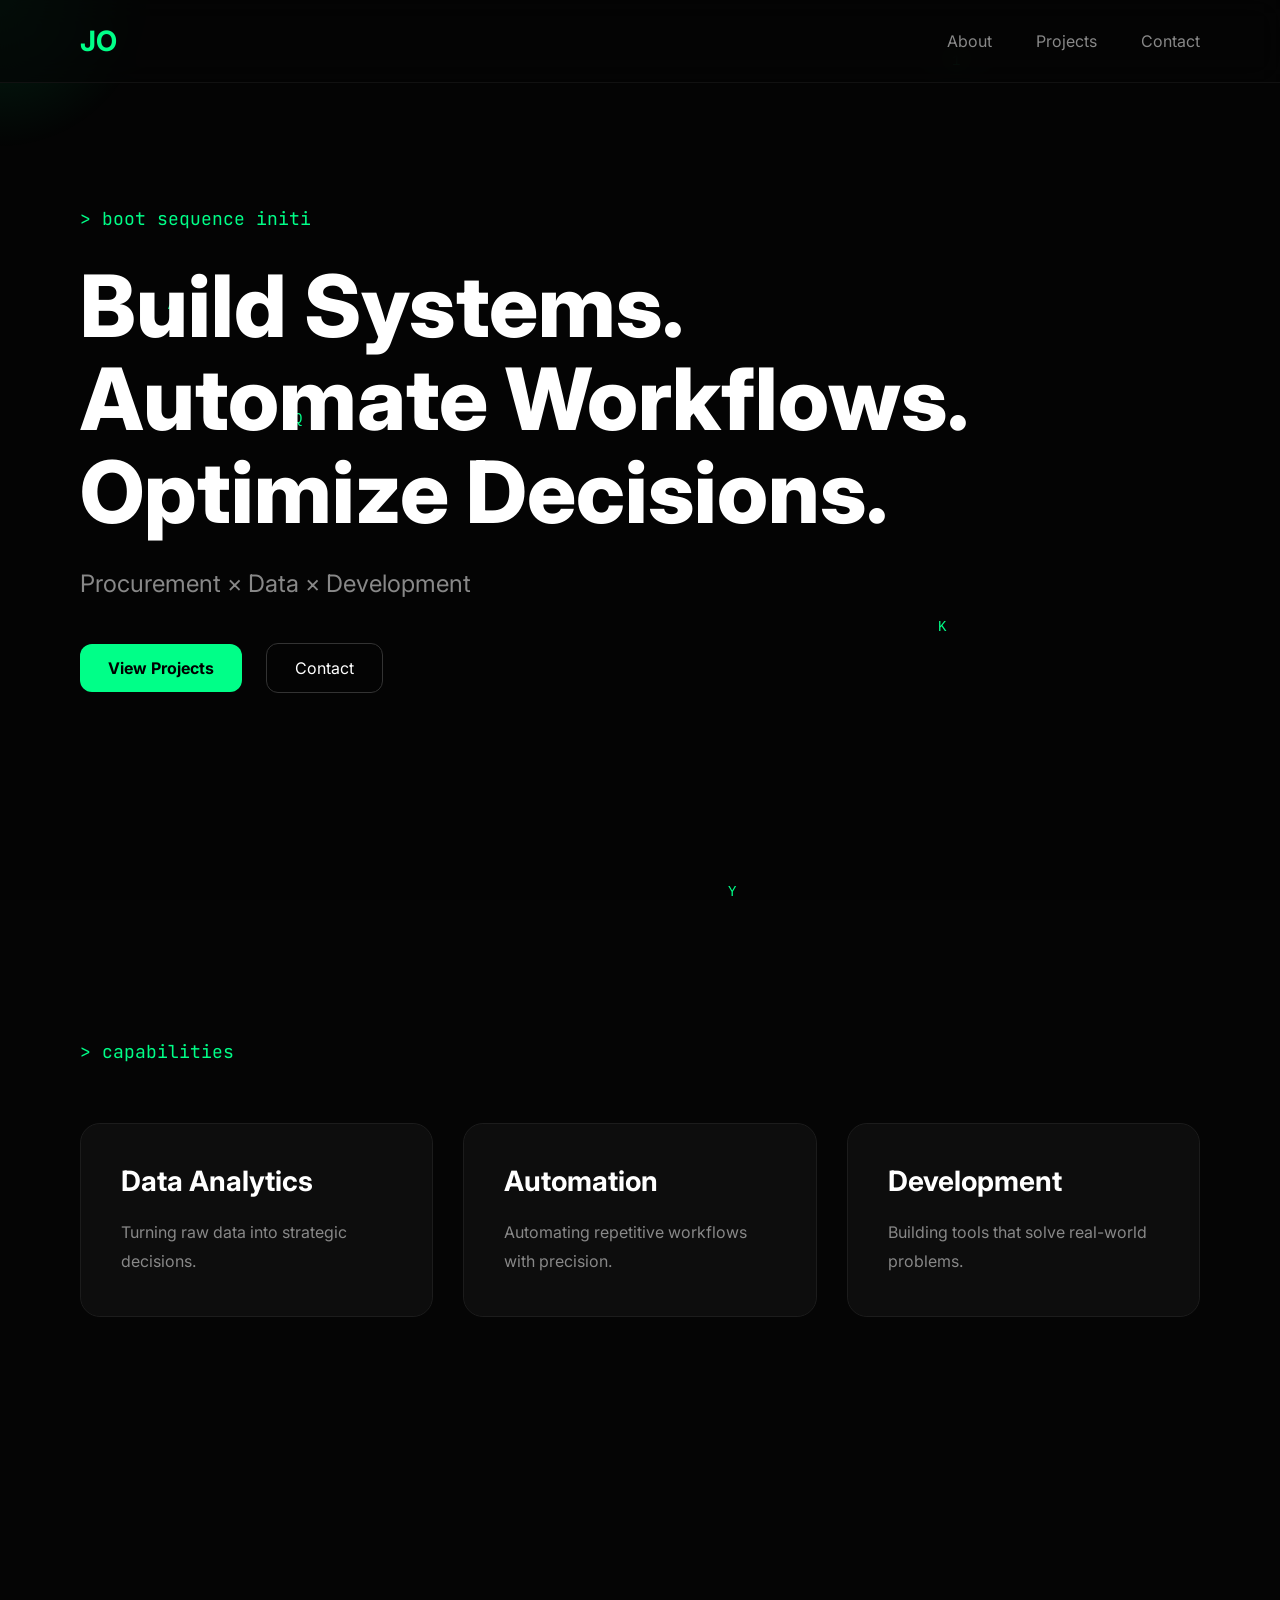
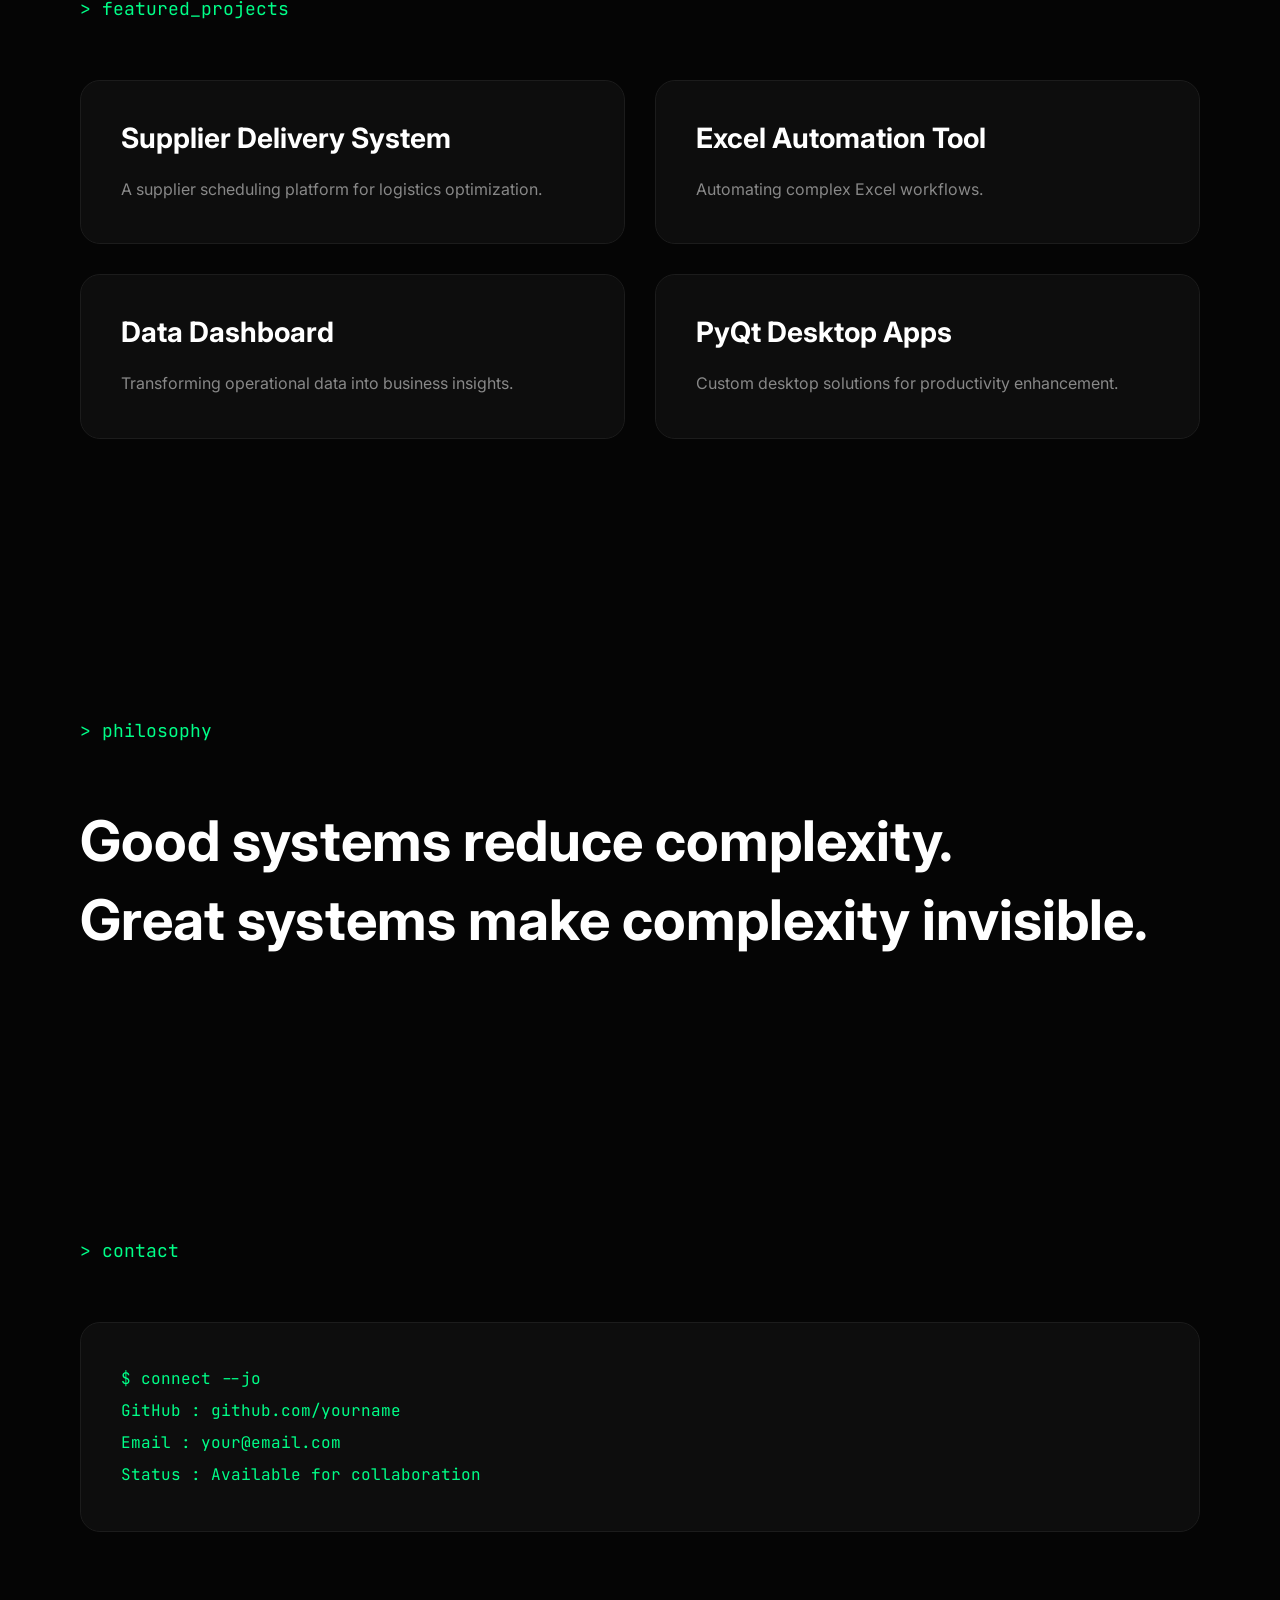
<file: index.html>
<!DOCTYPE html>
<html lang="en">
<head>
    <meta charset="UTF-8">
    <meta name="viewport" content="width=device-width, initial-scale=1.0">
    <title>JO | Personal Website</title>
    <link rel="stylesheet" href="style.css">

    <link rel="preconnect" href="https://fonts.googleapis.com">
    <link rel="preconnect" href="https://fonts.gstatic.com" crossorigin>

    <link href="https://fonts.googleapis.com/css2?family=Inter:wght@300;400;500;600;700;800&family=JetBrains+Mono:wght@400;600&display=swap" rel="stylesheet">
</head>
<body>

    <canvas id="matrixCanvas"></canvas>
    <div class="cursor-glow"></div>

    <header>
        <div class="logo">JO</div>
        <nav>
            <a href="#about">About</a>
            <a href="#projects">Projects</a>
            <a href="#contact">Contact</a>
        </nav>
    </header>

    <section class="hero">
        <div class="terminal-line" id="typing"></div>

        <h1>
            Build Systems.<br>
            Automate Workflows.<br>
            Optimize Decisions.
        </h1>

        <p>Procurement × Data × Development</p>

        <div class="hero-buttons">
            <a href="#projects" class="btn-primary">View Projects</a>
            <a href="#contact" class="btn-secondary">Contact</a>
        </div>
    </section>

    <section id="about" class="section reveal">
        <div class="section-title">> capabilities</div>

        <div class="cards">
            <div class="card">
                <h3>Data Analytics</h3>
                <p>Turning raw data into strategic decisions.</p>
            </div>

            <div class="card">
                <h3>Automation</h3>
                <p>Automating repetitive workflows with precision.</p>
            </div>

            <div class="card">
                <h3>Development</h3>
                <p>Building tools that solve real-world problems.</p>
            </div>
        </div>
    </section>

    <section id="projects" class="section reveal">
        <div class="section-title">> featured_projects</div>

        <div class="projects-grid">
            <div class="project-card">
                <h3>Supplier Delivery System</h3>
                <p>A supplier scheduling platform for logistics optimization.</p>
            </div>

            <div class="project-card">
                <h3>Excel Automation Tool</h3>
                <p>Automating complex Excel workflows.</p>
            </div>

            <div class="project-card">
                <h3>Data Dashboard</h3>
                <p>Transforming operational data into business insights.</p>
            </div>

            <div class="project-card">
                <h3>PyQt Desktop Apps</h3>
                <p>Custom desktop solutions for productivity enhancement.</p>
            </div>
        </div>
    </section>

    <section class="section reveal">
        <div class="section-title">> philosophy</div>

        <div class="philosophy">
            Good systems reduce complexity.<br>
            Great systems make complexity invisible.
        </div>
    </section>

    <section id="contact" class="section reveal">
        <div class="section-title">> contact</div>

        <div class="terminal-box">
            <p>$ connect --jo</p>
            <p>GitHub : github.com/yourname</p>
            <p>Email  : your@email.com</p>
            <p>Status : Available for collaboration</p>
        </div>
    </section>

    <script src="script.js"></script>
</body>
</html>
</file>
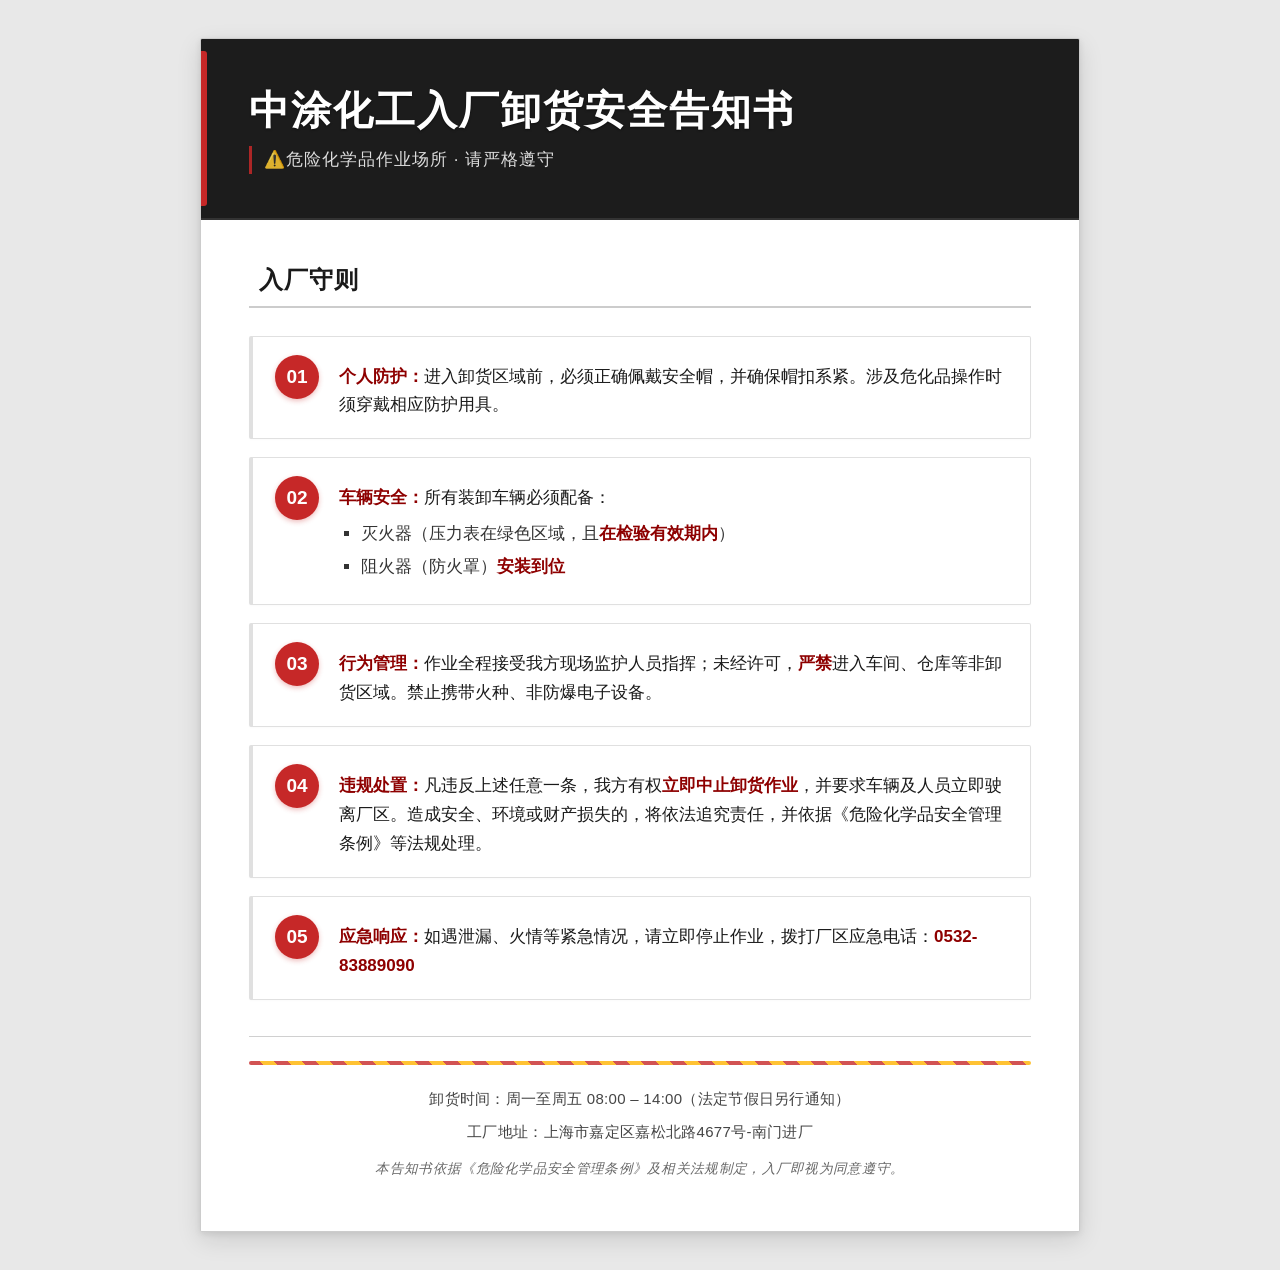
<file: delivery-requirements/index.html>
<!DOCTYPE html>
<html lang="zh-CN">
<head>
    <meta charset="UTF-8">
    <meta name="viewport" content="width=device-width, initial-scale=1.0">
    <title>中涂化工入厂卸货安全告知书</title>

    <style>
        * {
            margin: 0;
            padding: 0;
            box-sizing: border-box;
        }

        :root {
            --black: #1a1a1a;
            --dark: #222;
            --white: #ffffff;
            --gray-bg: #f4f4f4;
            --gray-border: #d4d4d4;
            --red: #c62828;           /* 安全红 */
            --red-dark: #8e0000;
            --gold: #a68a56;          /* 仅用于极小的点缀 */
            --text: #1a1a1a;
            --text-light: #555;
        }

        body {
            font-family: -apple-system, BlinkMacSystemFont, "Segoe UI",
                "PingFang SC", "Microsoft YaHei", "Helvetica Neue", sans-serif;
            background: #e8e8e8;      /* 中性灰底，模拟墙面 */
            min-height: 100vh;
            display: flex;
            justify-content: center;
            align-items: center;
            padding: clamp(16px, 3vw, 48px);
            color: var(--text);
        }

        .notice-board {
            width: clamp(340px, 90vw, 880px);
            background: var(--white);
            border-radius: 2px;
            box-shadow: 0 8px 24px rgba(0,0,0,0.12), 0 2px 6px rgba(0,0,0,0.08);
            overflow: hidden;
            border: 1px solid #ccc;
        }

        /* ========== 顶部：深色头 + 红色警示竖条 ========== */
        .header {
            background: #1c1c1c;          /* 近黑色 */
            color: white;
            padding: clamp(24px, 4vw, 44px) clamp(28px, 5vw, 48px);
            position: relative;
            border-bottom: 2px solid #333;
        }

        /* 左侧红色装饰条，模拟“文件头”红竖线 */
        .header::before {
            content: "";
            position: absolute;
            left: 0;
            top: 12px;
            bottom: 12px;
            width: 6px;
            background: var(--red);
            border-radius: 0 3px 3px 0;
        }

        .header h1 {
            font-size: clamp(28px, 4vw, 40px);
            font-weight: 700;
            letter-spacing: 2px;
            margin-bottom: 8px;
            text-wrap: balance;
            font-family: "PingFang SC", "Microsoft YaHei", "SimHei", sans-serif;
            text-shadow: 0 1px 2px rgba(0,0,0,0.5);
        }

        .header .subtitle {
            font-size: clamp(14px, 1.8vw, 17px);
            opacity: 0.85;
            line-height: 1.6;
            letter-spacing: 1px;
            border-left: 3px solid var(--red);
            padding-left: 12px;
            margin-top: 6px;
        }

        /* ========== 内容区 ========== */
        .content {
            padding: clamp(24px, 4vw, 44px) clamp(28px, 5vw, 48px);
            background: var(--white);
        }

        .section-title {
            font-size: clamp(18px, 2.2vw, 24px);
            color: var(--black);
            font-weight: 700;
            margin-bottom: 28px;
            padding-bottom: 10px;
            border-bottom: 2px solid #ccc;
            letter-spacing: 1px;
            display: flex;
            align-items: center;
            gap: 10px;
        }

        /* 小安全图标（纯装饰，不干扰语义） */
        .section-title::before {
            content: "";
            color: var(--red);
            font-size: 1.3em;
            line-height: 1;
        }

        .rule-list {
            list-style: none;
            display: flex;
            flex-direction: column;
            gap: 18px;
            padding: 0;
            margin: 0;
        }

        .rule-item {
            display: flex;
            gap: 20px;
            align-items: flex-start;
            padding: 18px 22px;
            background: var(--white);
            border: 1px solid #e0e0e0;
            border-left: 4px solid #e0e0e0;     /* 初始灰色，悬停变红 */
            border-radius: 2px;
            transition: border-color 0.2s, box-shadow 0.2s;
            box-shadow: 0 1px 2px rgba(0,0,0,0.02);
        }

        .rule-item:hover {
            border-left-color: var(--red);
            border-left-width: 4px;
            box-shadow: 0 4px 10px rgba(0,0,0,0.05);
        }

        .rule-item:focus-visible {
            outline: 2px solid var(--red);
            outline-offset: 2px;
            border-left-color: var(--red);
        }

        /* 编号：红色圆形，安全标志风格 */
        .rule-num {
            min-width: 44px;
            height: 44px;
            border-radius: 50%;
            background: var(--red);
            color: white;
            font-weight: 700;
            font-size: clamp(16px, 1.8vw, 19px);
            display: flex;
            align-items: center;
            justify-content: center;
            flex-shrink: 0;
            box-shadow: 0 2px 5px rgba(198,40,40,0.3);
            font-feature-settings: "tnum";
            font-family: "Arial", sans-serif;
        }

        .rule-text {
            flex: 1;
            color: var(--text);
            font-size: clamp(15px, 1.7vw, 17px);
            line-height: 1.7;
            padding-top: 8px;
        }

        .rule-text ul {
            padding-left: 1.3em;
            margin-top: 0.4em;
            list-style-type: square;
            color: #333;
        }

        .rule-text ul li {
            margin-bottom: 0.25em;
        }

        /* 强调关键词（红色） */
        .rule-text strong, .rule-text .danger {
            color: var(--red-dark);
            font-weight: 700;
        }

        /* ========== 底部危险品警示条 ========== */
        .footer {
            margin-top: 36px;
            padding-top: 24px;
            border-top: 1px solid #d0d0d0;
            text-align: center;
            color: #444;
            font-size: clamp(13px, 1.4vw, 15px);
            line-height: 1.8;
            letter-spacing: 0.3px;
            position: relative;
        }

        /* 模拟警示胶带效果 */
        .footer::before {
            content: "";
            display: block;
            height: 4px;
            background: repeating-linear-gradient(
                45deg,
                var(--red),
                var(--red) 10px,
                #ffb300 10px,
                #ffb300 20px
            );
            margin-bottom: 20px;
            border-radius: 2px;
            opacity: 0.8;
        }

        .footer p {
            margin: 6px 0;
        }

        .footer .legal-note {
            font-size: 0.9em;
            color: #666;
            margin-top: 12px;
            font-style: italic;
        }

        /* ========== 手机端 ========== */
        @media (max-width: 600px) {
            .rule-item {
                gap: 14px;
                padding: 14px 16px;
            }
            .rule-num {
                min-width: 38px;
                height: 38px;
                font-size: 15px;
            }
        }

        /* ========== 打印样式 ========== */
        @media print {
            body {
                background: white;
                padding: 0;
            }
            .notice-board {
                box-shadow: none;
                border: 1px solid #999;
                width: 100%;
            }
            .rule-item:hover {
                border-left-color: #e0e0e0;
                box-shadow: none;
            }
            .header::before {
                background: #333; /* 打印时红色可能变灰，保持可见 */
            }
        }
    </style>
</head>
<body>

    <main class="notice-board">
        <header class="header">
            <h1>中涂化工入厂卸货安全告知书</h1>
            <div class="subtitle">⚠️危险化学品作业场所 · 请严格遵守</div>
        </header>

        <section class="content">
            <h2 class="section-title">入厂守则</h2>

            <ol class="rule-list">
                <li class="rule-item" tabindex="0">
                    <span class="rule-num" aria-hidden="true">01</span>
                    <span class="rule-text">
                        <strong>个人防护：</strong>进入卸货区域前，必须正确佩戴安全帽，并确保帽扣系紧。涉及危化品操作时须穿戴相应防护用具。
                    </span>
                </li>

                <li class="rule-item" tabindex="0">
                    <span class="rule-num" aria-hidden="true">02</span>
                    <span class="rule-text">
                        <strong>车辆安全：</strong>所有装卸车辆必须配备：
                        <ul>
                            <li>灭火器（压力表在绿色区域，且<strong>在检验有效期内</strong>）</li>
                            <li>阻火器（防火罩）<strong>安装到位</strong></li>
                        </ul>
                    </span>
                </li>

                <li class="rule-item" tabindex="0">
                    <span class="rule-num" aria-hidden="true">03</span>
                    <span class="rule-text">
                        <strong>行为管理：</strong>作业全程接受我方现场监护人员指挥；未经许可，<strong>严禁</strong>进入车间、仓库等非卸货区域。禁止携带火种、非防爆电子设备。
                    </span>
                </li>

                <li class="rule-item" tabindex="0">
                    <span class="rule-num" aria-hidden="true">04</span>
                    <span class="rule-text">
                        <strong>违规处置：</strong>凡违反上述任意一条，我方有权<strong>立即中止卸货作业</strong>，并要求车辆及人员立即驶离厂区。造成安全、环境或财产损失的，将依法追究责任，并依据《危险化学品安全管理条例》等法规处理。
                    </span>
                </li>

                <li class="rule-item" tabindex="0">
                    <span class="rule-num" aria-hidden="true">05</span>
                    <span class="rule-text">
                        <strong>应急响应：</strong>如遇泄漏、火情等紧急情况，请立即停止作业，拨打厂区应急电话：<span class="danger">0532-83889090</span>
                    </span>
                </li>
            </ol>

            <footer class="footer">
                <p>卸货时间：周一至周五 08:00 – 14:00（法定节假日另行通知）</p>
                <p>工厂地址：上海市嘉定区嘉松北路4677号-南门进厂</p>
                <p class="legal-note">本告知书依据《危险化学品安全管理条例》及相关法规制定，入厂即视为同意遵守。</p>
            </footer>
        </section>
    </main>

</body>
</html>
</file>
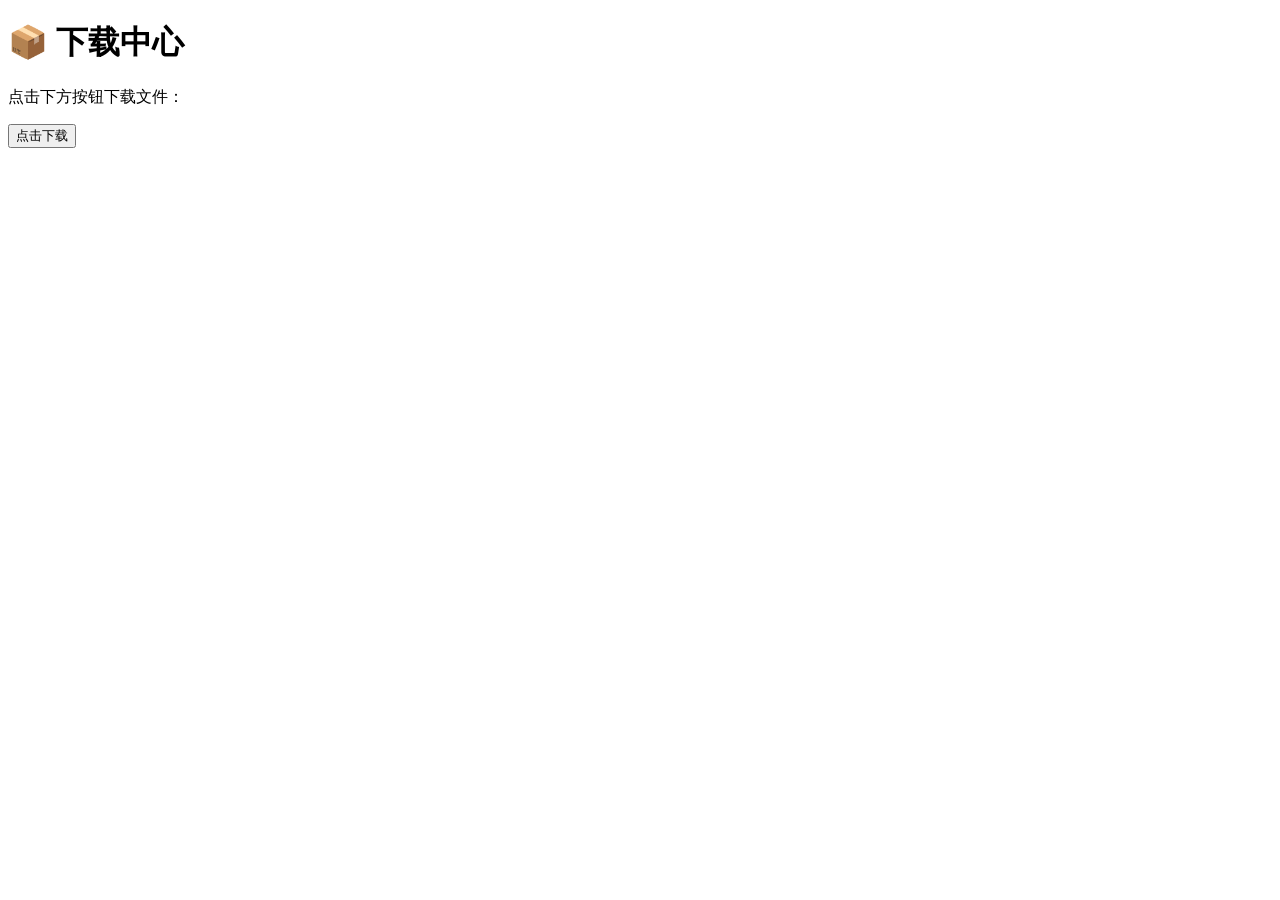
<file: download/index.html>
<!DOCTYPE html>
<html>
<head>
    <meta charset="UTF-8">
    <title>下载中心</title>
</head>
<body>
    <h1>📦 下载中心</h1>
    <p>点击下方按钮下载文件：</p>
    <a href="https://github.com/joo-seiyo/joo-seiyo.github.io/releases/download/%E6%B5%8B%E8%AF%95%E7%94%A8/Loso.zip" download>
        <button>点击下载</button>
    </a>
</body>
</html>
</file>
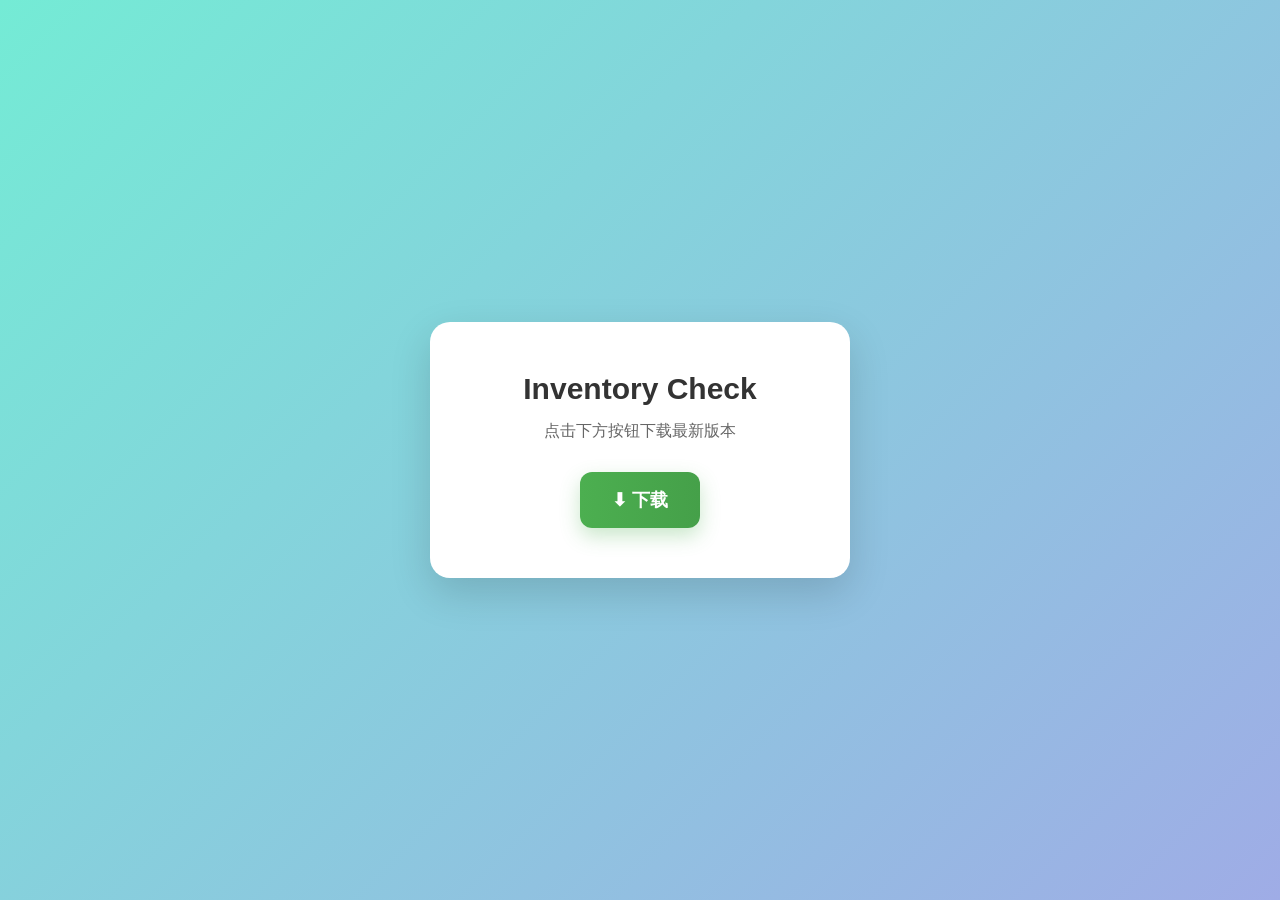
<file: inventory-check/download/index.html>
<!DOCTYPE html>
<html lang="zh">
<head>
    <meta charset="UTF-8">
    <meta name="viewport" content="width=device-width, initial-scale=1.0">
    <title>Inventory Check 下载</title>

    <style>
        * {
            margin: 0;
            padding: 0;
            box-sizing: border-box;
        }

        body {
            height: 100vh;
            display: flex;
            justify-content: center;
            align-items: center;
            background: linear-gradient(135deg, #74ebd5, #9face6);
            font-family: Arial, sans-serif;
        }

        .card {
            background: white;
            padding: 50px 40px;
            border-radius: 20px;
            box-shadow: 0 15px 40px rgba(0,0,0,0.15);
            text-align: center;
            width: 420px;
        }

        h1 {
            color: #333;
            margin-bottom: 15px;
            font-size: 30px;
        }

        p {
            color: #666;
            margin-bottom: 30px;
            font-size: 16px;
        }

        .download-btn {
            display: inline-block;
            padding: 16px 32px;
            background: linear-gradient(90deg, #4CAF50, #45a049);
            color: white;
            text-decoration: none;
            font-size: 18px;
            font-weight: bold;
            border-radius: 12px;
            transition: all 0.3s ease;
            box-shadow: 0 8px 20px rgba(76, 175, 80, 0.3);
        }

        .download-btn:hover {
            transform: translateY(-3px);
            box-shadow: 0 12px 28px rgba(76, 175, 80, 0.45);
        }

        .download-btn:active {
            transform: translateY(0);
        }
    </style>
</head>
<body>

    <div class="card">
        <h1>Inventory Check</h1>
        <p>点击下方按钮下载最新版本</p>

        <a class="download-btn" href="./local-deploy1.zip" download>
            ⬇ 下载
        </a>
    </div>

</body>
</html>
</file>
<file: style.css>
* {
    margin: 0;
    padding: 0;
    box-sizing: border-box;
}

html {
    scroll-behavior: smooth;
}

body {
    background: #050505;
    color: white;
    font-family: 'Inter', sans-serif;
    overflow-x: hidden;
}

#matrixCanvas {
    position: fixed;
    top: 0;
    left: 0;
    z-index: -2;
}

.cursor-glow {
    width: 300px;
    height: 300px;
    background: radial-gradient(circle, rgba(0,255,136,0.12), transparent 70%);
    position: fixed;
    pointer-events: none;
    transform: translate(-50%, -50%);
    z-index: -1;
}

header {
    position: fixed;
    top: 0;
    width: 100%;
    padding: 24px 80px;
    display: flex;
    justify-content: space-between;
    align-items: center;
    background: rgba(5, 5, 5, 0.7);
    backdrop-filter: blur(14px);
    border-bottom: 1px solid #111;
    z-index: 100;
}

.logo {
    font-size: 28px;
    font-weight: 700;
    color: #00ff88;
}

nav a {
    text-decoration: none;
    color: #888;
    margin-left: 40px;
    transition: 0.3s;
}

nav a:hover {
    color: #00ff88;
}

.hero {
    min-height: 100vh;
    display: flex;
    flex-direction: column;
    justify-content: center;
    padding: 0 80px;
}

.terminal-line {
    font-family: 'JetBrains Mono', monospace;
    color: #00ff88;
    font-size: 18px;
    margin-bottom: 30px;
}

.hero h1 {
    font-size: 86px;
    line-height: 1.08;
    font-weight: 800;
    max-width: 1200px;
}

.hero p {
    margin-top: 30px;
    color: #888;
    font-size: 24px;
}

.hero-buttons {
    margin-top: 45px;
}

.btn-primary,
.btn-secondary {
    padding: 14px 28px;
    border-radius: 12px;
    text-decoration: none;
    display: inline-block;
    margin-right: 20px;
    transition: 0.3s;
}

.btn-primary {
    background: #00ff88;
    color: black;
    font-weight: 700;
}

.btn-primary:hover {
    box-shadow: 0 0 30px rgba(0,255,136,0.5);
}

.btn-secondary {
    border: 1px solid #333;
    color: white;
}

.btn-secondary:hover {
    border-color: #00ff88;
}

.section {
    padding: 140px 80px;
}

.section-title {
    color: #00ff88;
    font-family: 'JetBrains Mono', monospace;
    font-size: 18px;
    margin-bottom: 60px;
}

.cards {
    display: flex;
    gap: 30px;
}

.card {
    flex: 1;
    background: rgba(15,15,15,0.8);
    border: 1px solid #1c1c1c;
    border-radius: 20px;
    padding: 40px;
    transition: all 0.3s ease;
}

.card:hover {
    transform: translateY(-8px);
    border-color: #00ff88;
    box-shadow: 0 0 20px rgba(0,255,136,0.08);
}

.card h3 {
    font-size: 28px;
    margin-bottom: 20px;
}

.card p {
    color: #888;
    line-height: 1.8;
}

.projects-grid {
    display: grid;
    grid-template-columns: repeat(2, 1fr);
    gap: 30px;
}

.project-card {
    background: rgba(15,15,15,0.8);
    border: 1px solid #1c1c1c;
    border-radius: 20px;
    padding: 40px;
    transition: all 0.3s ease;
}

.project-card:hover {
    transform: translateY(-8px);
    border-color: #00ff88;
    box-shadow: 0 0 20px rgba(0,255,136,0.08);
}

.project-card h3 {
    font-size: 28px;
    margin-bottom: 20px;
}

.project-card p {
    color: #888;
    line-height: 1.8;
}

.philosophy {
    font-size: 56px;
    line-height: 1.4;
    max-width: 1100px;
    font-weight: 700;
}

.terminal-box {
    background: rgba(15,15,15,0.8);
    border: 1px solid #1c1c1c;
    border-radius: 20px;
    padding: 40px;
    font-family: 'JetBrains Mono', monospace;
    color: #00ff88;
    line-height: 2;
}

.reveal {
    opacity: 0;
    transform: translateY(60px);
    transition: all 1s ease;
}

.reveal.active {
    opacity: 1;
    transform: translateY(0);
}

@media (max-width: 1024px) {
    .hero h1 {
        font-size: 56px;
    }

    .cards {
        flex-direction: column;
    }

    .projects-grid {
        grid-template-columns: 1fr;
    }

    .philosophy {
        font-size: 40px;
    }
}
</file>
